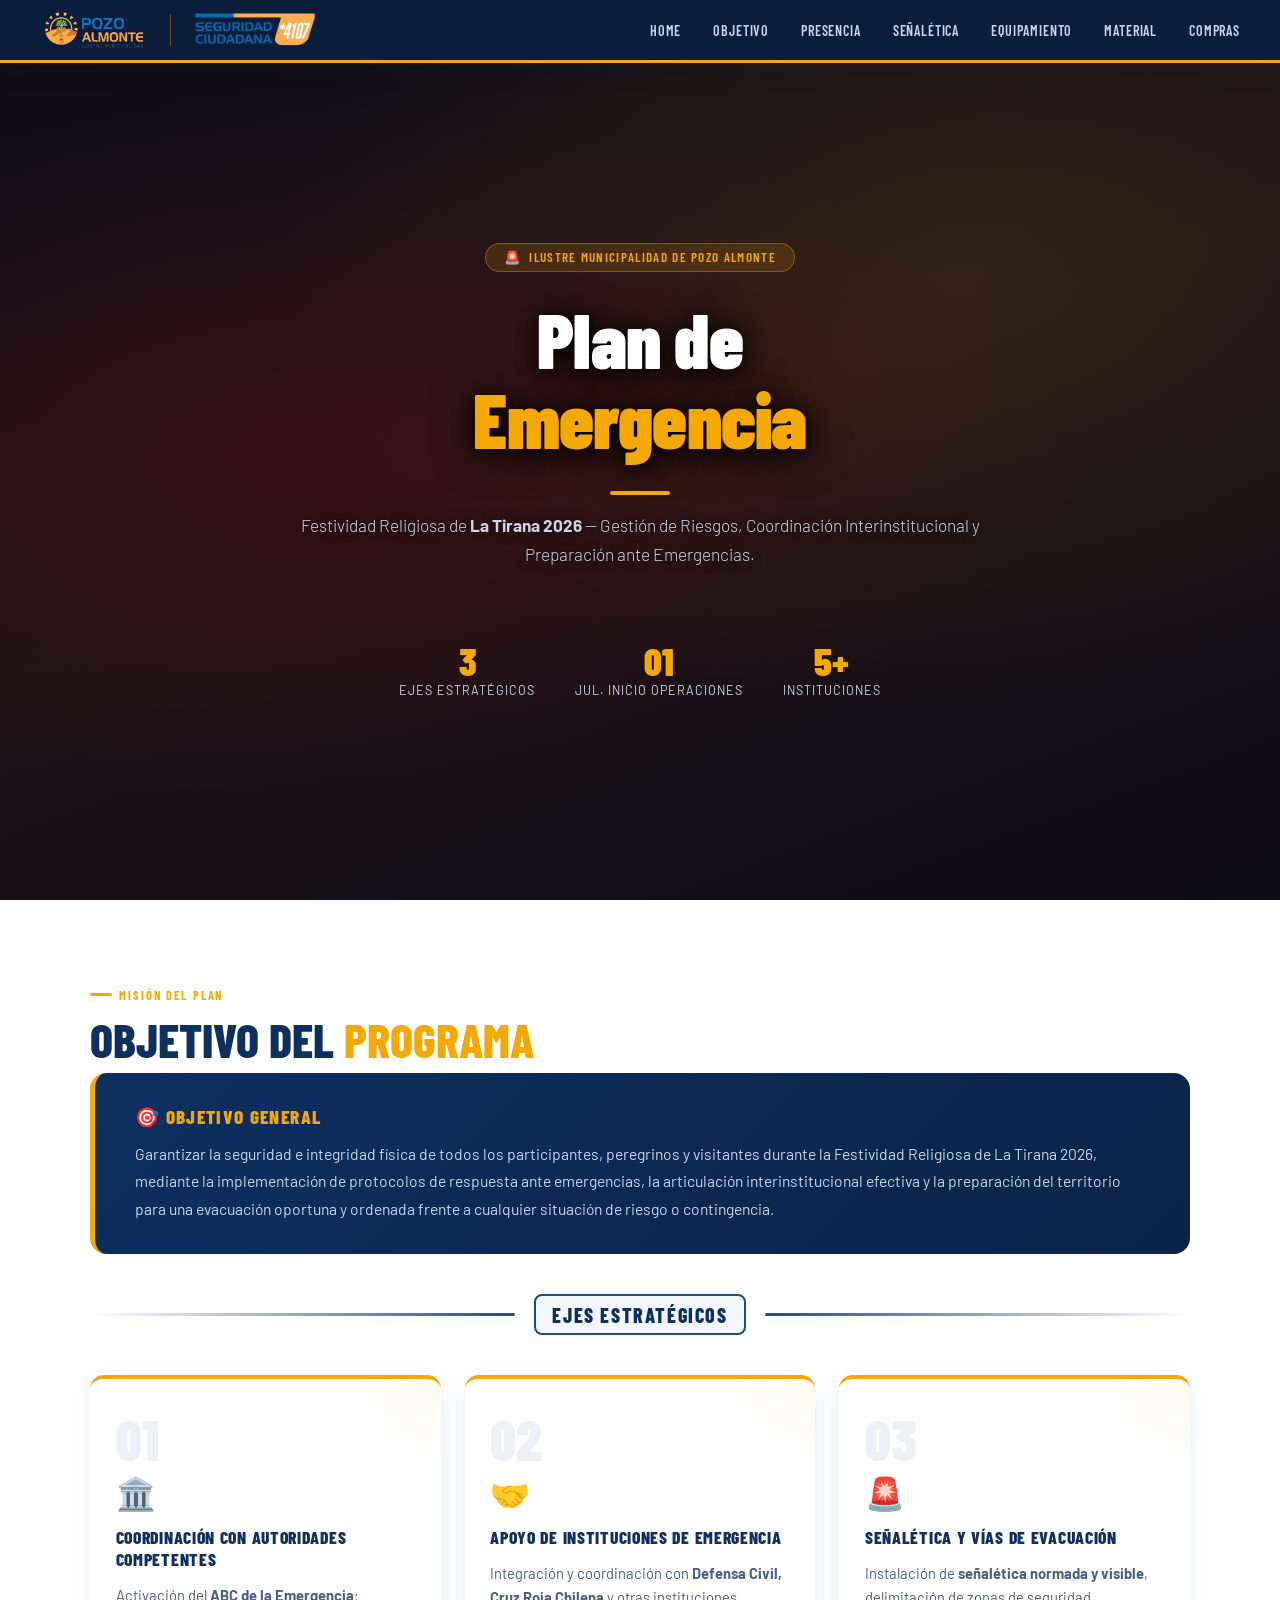
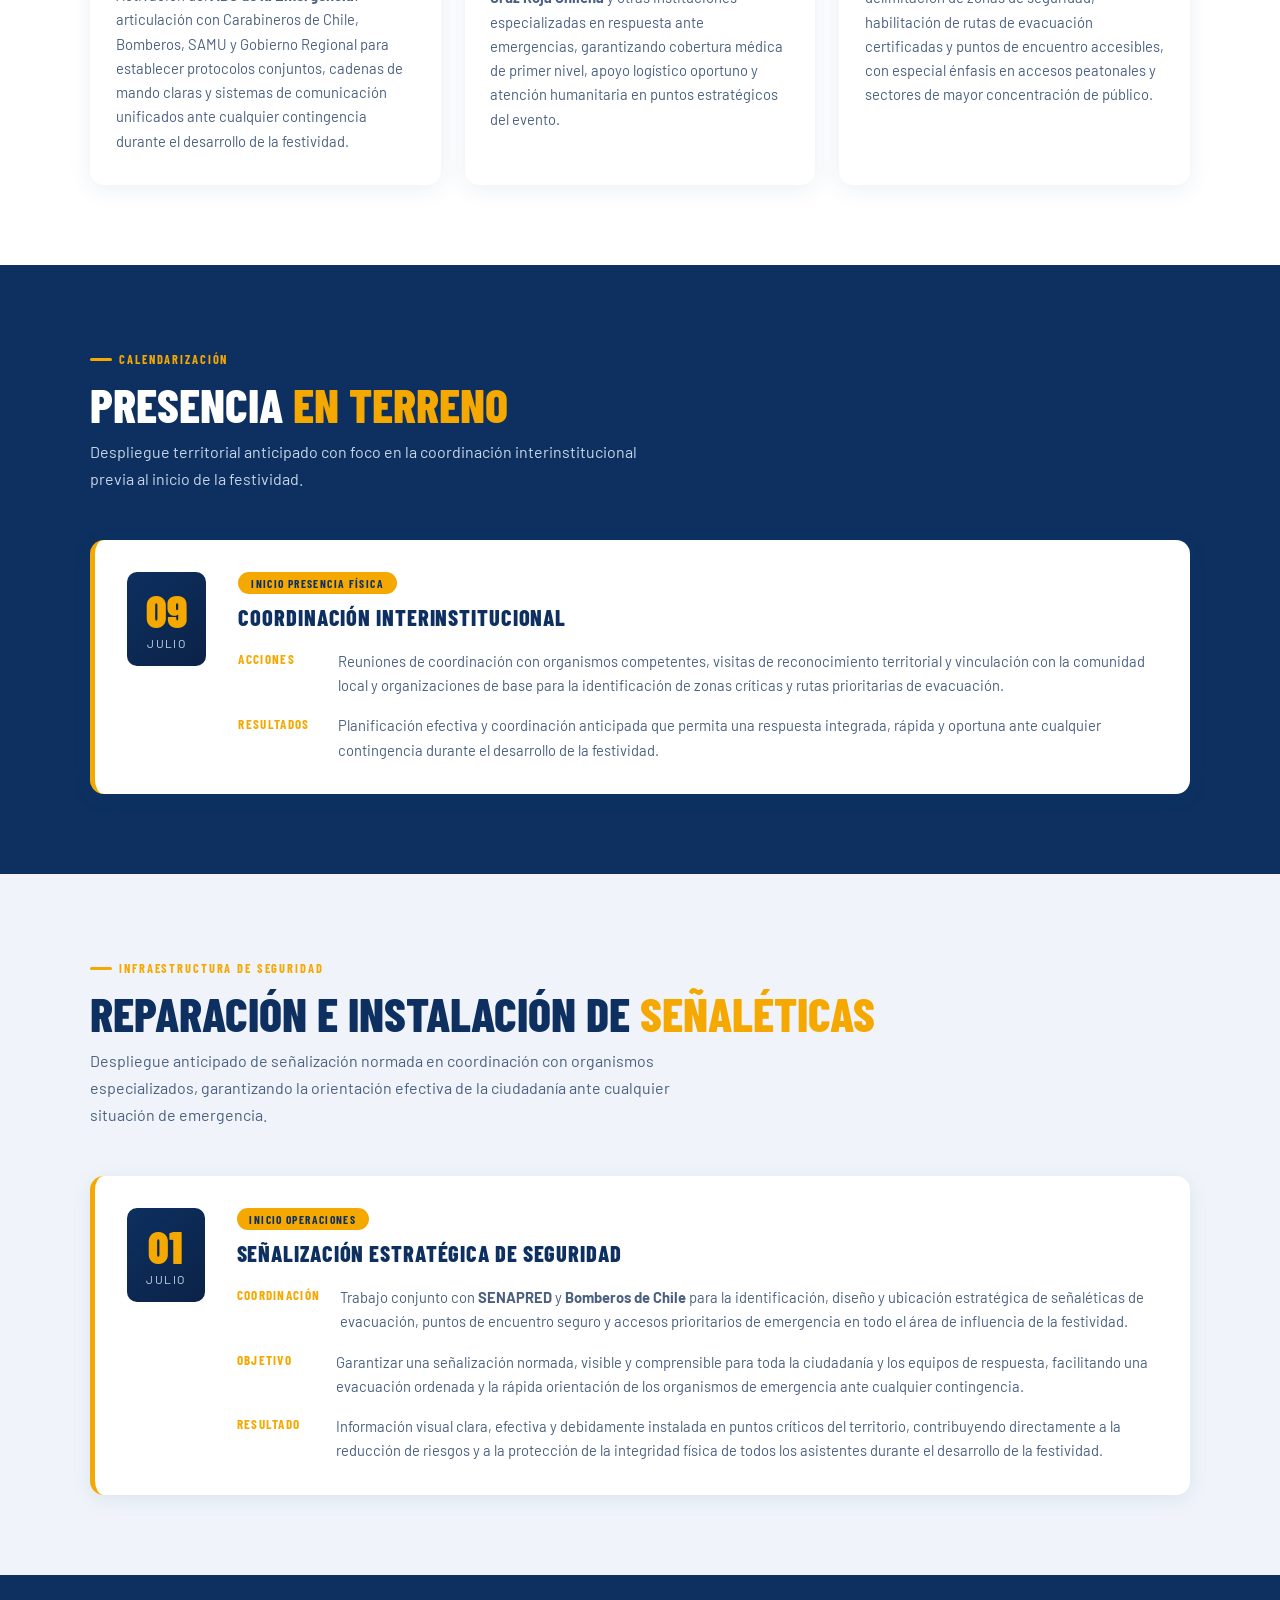
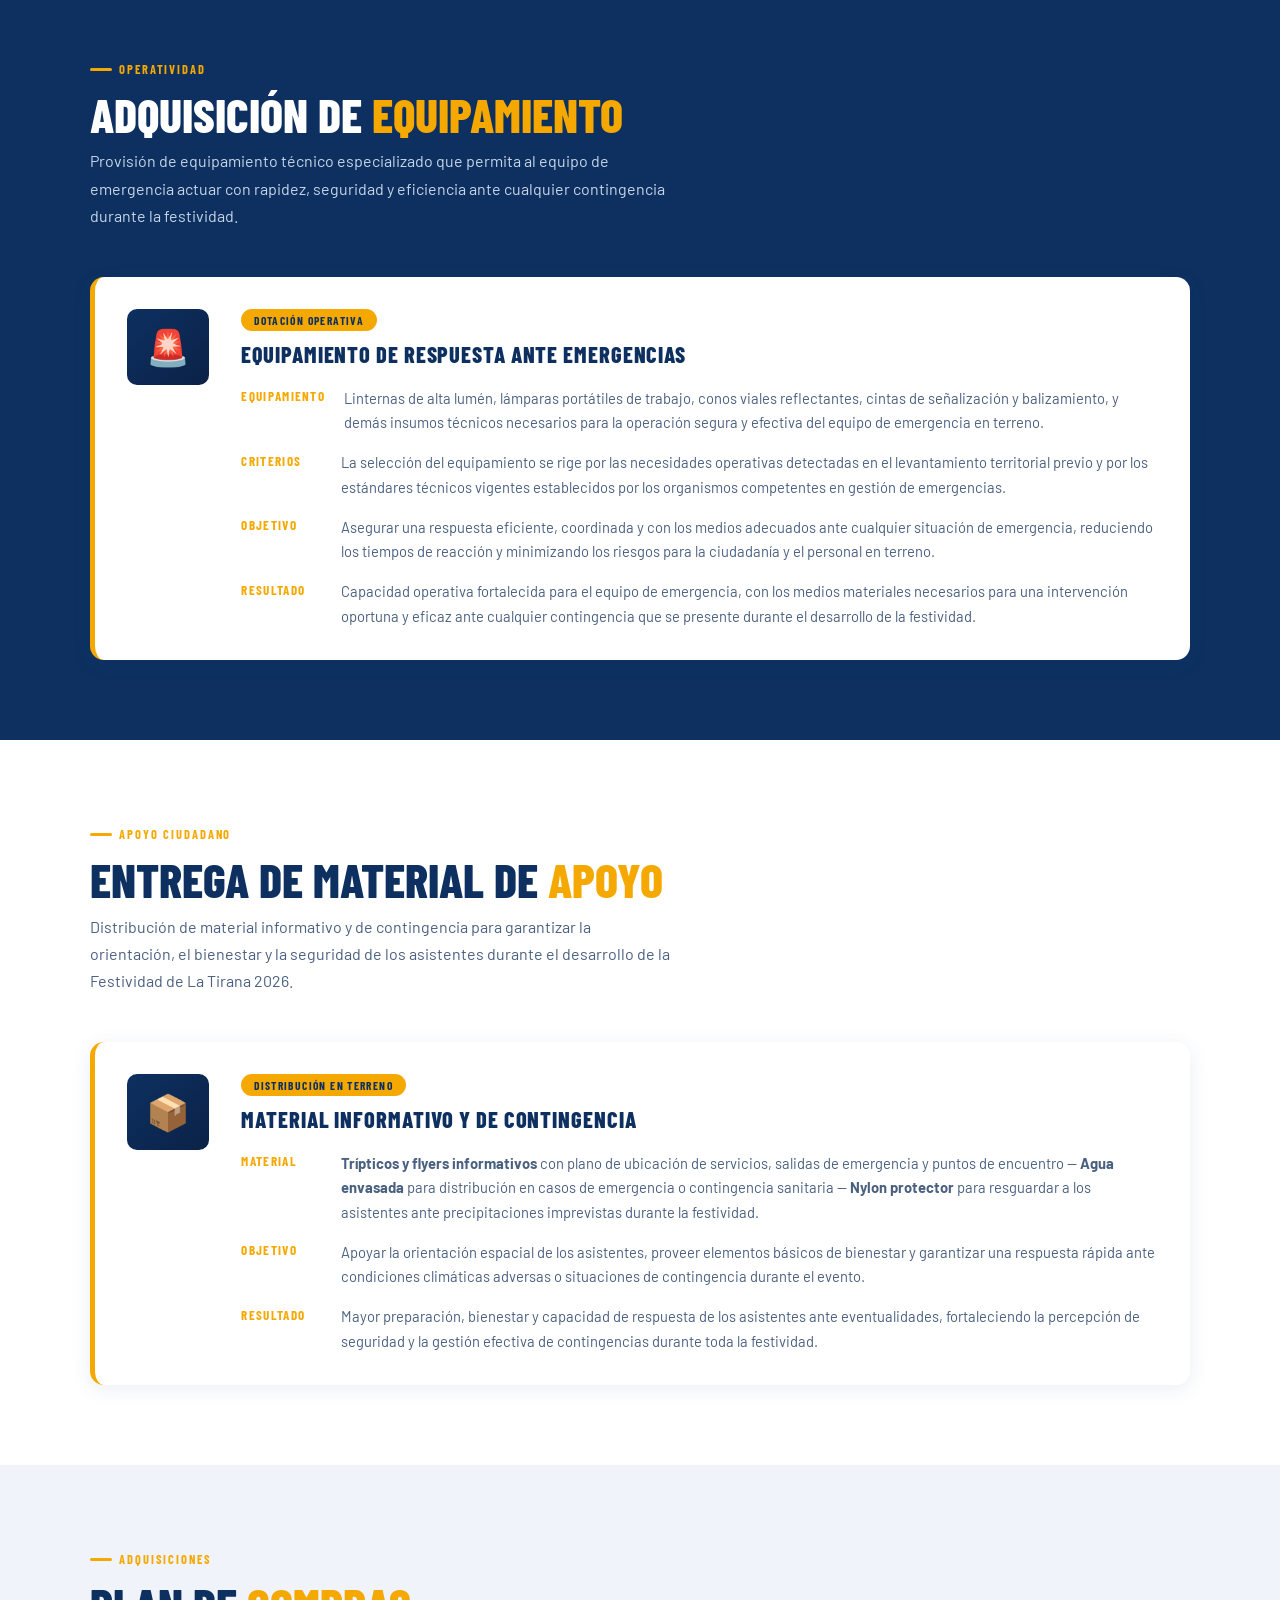
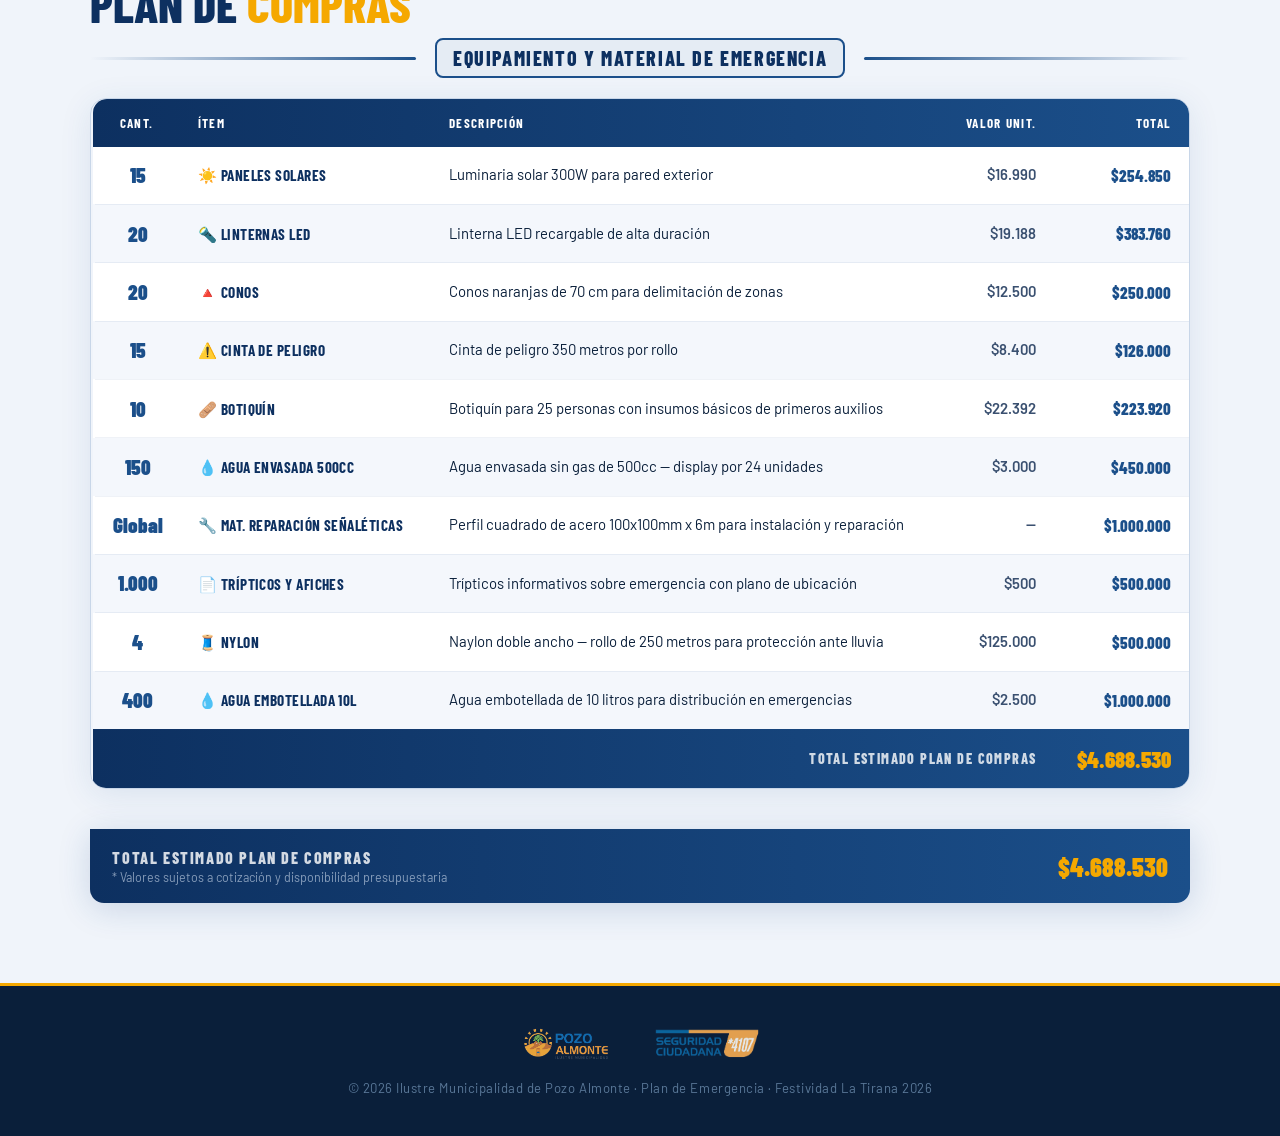
<file: PlanEmergencia.html>
﻿<!DOCTYPE html>
<html lang="es">
<head>
<meta charset="UTF-8">
<meta name="viewport" content="width=device-width, initial-scale=1.0">
<title>Plan de Emergencia &#8211; Festividad La Tirana 2026</title>
<link href="https://fonts.googleapis.com/css2?family=Barlow+Condensed:wght@400;600;700;800;900&family=Barlow:wght@300;400;500;600&display=swap" rel="stylesheet">
<link rel="stylesheet" href="assets/css/plan-emergencia.css">
</head>
<body>

<nav>
  <div class="nav-logos">
    <img src="[data-uri]" alt="Municipalidad Pozo Almonte">
    <div class="nav-sep"></div>
    <img src="[data-uri]" alt="Seguridad Ciudadana *4107">
  </div>
    <button class="nav-toggle" aria-label="Abrir menú">
    <span></span><span></span><span></span>
  </button>
  <ul class="nav-links">
    <li><a href="index.html">Home</a></li>
    <li><a href="#objetivo">Objetivo</a></li>
    <li><a href="#presencia">Presencia</a></li>
    <li><a href="#senaletica">Se&#241;al&#233;tica</a></li>
    <li><a href="#equipamiento">Equipamiento</a></li>
    <li><a href="#material">Material</a></li>
    <li><a href="#compras">Compras</a></li>
  </ul>
</nav>

<!-- HERO -->
<section class="hero">
  <div class="hero-badge"><span>&#x1F6A8;</span> Ilustre Municipalidad de Pozo Almonte</div>
  <h1>Plan de<em>Emergencia</em></h1>
  <div class="hero-divider"></div>
  <p class="hero-sub">Festividad Religiosa de <strong>La Tirana 2026</strong> &#8212; Gesti&#243;n de Riesgos, Coordinaci&#243;n Interinstitucional y Preparaci&#243;n ante Emergencias.</p>
  <div style="height:2rem"></div>
  <div class="hero-stats">
    <div class="hero-stat"><div class="num">3</div><div class="label">Ejes Estrat&#233;gicos</div></div>
    <div class="hero-stat"><div class="num">01</div><div class="label">Jul. Inicio Operaciones</div></div>
    <div class="hero-stat"><div class="num">5+</div><div class="label">Instituciones</div></div>
  </div>
</section>

<!-- OBJETIVO -->
<section id="objetivo">
  <div class="container">
    <div class="section-tag">Misi&#243;n del Plan</div>
    <h2 class="section-title">Objetivo del <span>Programa</span></h2>

    <div class="obj-general reveal">
      <h3>&#x1F3AF; Objetivo General</h3>
      <p>Garantizar la seguridad e integridad f&#237;sica de todos los participantes, peregrinos y visitantes durante la Festividad Religiosa de La Tirana 2026, mediante la implementaci&#243;n de protocolos de respuesta ante emergencias, la articulaci&#243;n interinstitucional efectiva y la preparaci&#243;n del territorio para una evacuaci&#243;n oportuna y ordenada frente a cualquier situaci&#243;n de riesgo o contingencia.</p>
    </div>

    <div class="compras-table-title reveal" style="margin-top:2.5rem"><div class="ctt-bar"></div><h3 class="ctt-heading">Ejes Estrat&#233;gicos</h3><div class="ctt-bar"></div></div>

    <div class="ejes-grid">

      <div class="eje-card reveal">
        <div class="eje-num">01</div>
        <div class="eje-icon">&#x1F3DB;&#xFE0F;</div>
        <h4>Coordinaci&#243;n con Autoridades Competentes</h4>
        <p>Activaci&#243;n del <strong>ABC de la Emergencia</strong>: articulaci&#243;n con Carabineros de Chile, Bomberos, SAMU y Gobierno Regional para establecer protocolos conjuntos, cadenas de mando claras y sistemas de comunicaci&#243;n unificados ante cualquier contingencia durante el desarrollo de la festividad.</p>
      </div>

      <div class="eje-card reveal">
        <div class="eje-num">02</div>
        <div class="eje-icon">&#x1F91D;</div>
        <h4>Apoyo de Instituciones de Emergencia</h4>
        <p>Integraci&#243;n y coordinaci&#243;n con <strong>Defensa Civil, Cruz Roja Chilena</strong> y otras instituciones especializadas en respuesta ante emergencias, garantizando cobertura m&#233;dica de primer nivel, apoyo log&#237;stico oportuno y atenci&#243;n humanitaria en puntos estrat&#233;gicos del evento.</p>
      </div>

      <div class="eje-card reveal">
        <div class="eje-num">03</div>
        <div class="eje-icon">&#x1F6A8;</div>
        <h4>Se&#241;al&#233;tica y V&#237;as de Evacuaci&#243;n</h4>
        <p>Instalaci&#243;n de <strong>se&#241;al&#233;tica normada y visible</strong>, delimitaci&#243;n de zonas de seguridad, habilitaci&#243;n de rutas de evacuaci&#243;n certificadas y puntos de encuentro accesibles, con especial &#233;nfasis en accesos peatonales y sectores de mayor concentraci&#243;n de p&#250;blico.</p>
      </div>

    </div>
  </div>
</section>

<!-- PRESENCIA FÍSICA -->
<section id="presencia">
  <div class="container">
    <div class="section-tag">Calendarizaci&#243;n</div>
    <h2 class="section-title">Presencia <span>en Terreno</span></h2>
    <p class="section-desc">Despliegue territorial anticipado con foco en la coordinaci&#243;n interinstitucional previa al inicio de la festividad.</p>

    <div class="presencia-timeline">
      <div class="presencia-card reveal">
        <div class="presencia-fecha">
          <div class="pf-dia">09</div>
          <div class="pf-mes">Julio</div>
        </div>
        <div class="presencia-info">
          <div class="presencia-badge">Inicio Presencia F&#237;sica</div>
          <h3>Coordinaci&#243;n Interinstitucional</h3>
          <div class="presencia-items">
            <div class="pi-row">
              <span class="pi-label">Acciones</span>
              <span class="pi-val">Reuniones de coordinaci&#243;n con organismos competentes, visitas de reconocimiento territorial y vinculaci&#243;n con la comunidad local y organizaciones de base para la identificaci&#243;n de zonas cr&#237;ticas y rutas prioritarias de evacuaci&#243;n.</span>
            </div>
            <div class="pi-row">
              <span class="pi-label">Resultados</span>
              <span class="pi-val">Planificaci&#243;n efectiva y coordinaci&#243;n anticipada que permita una respuesta integrada, r&#225;pida y oportuna ante cualquier contingencia durante el desarrollo de la festividad.</span>
            </div>
          </div>
        </div>
      </div>

    </div>

  </div>
</section>

<!-- SEÑALÉTICA -->
<section id="senaletica">
  <div class="container">
    <div class="section-tag">Infraestructura de Seguridad</div>
    <h2 class="section-title">Reparaci&#243;n e Instalaci&#243;n de <span>Se&#241;al&#233;ticas</span></h2>
    <p class="section-desc">Despliegue anticipado de se&#241;alizaci&#243;n normada en coordinaci&#243;n con organismos especializados, garantizando la orientaci&#243;n efectiva de la ciudadan&#237;a ante cualquier situaci&#243;n de emergencia.</p>

    <div class="presencia-timeline">
      <div class="presencia-card reveal">
        <div class="presencia-fecha">
          <div class="pf-dia">01</div>
          <div class="pf-mes">Julio</div>
        </div>
        <div class="presencia-info">
          <div class="presencia-badge">Inicio Operaciones</div>
          <h3>Se&#241;alizaci&#243;n Estrat&#233;gica de Seguridad</h3>
          <div class="presencia-items">
            <div class="pi-row">
              <span class="pi-label">Coordinaci&#243;n</span>
              <span class="pi-val">Trabajo conjunto con <strong>SENAPRED</strong> y <strong>Bomberos de Chile</strong> para la identificaci&#243;n, dise&#241;o y ubicaci&#243;n estrat&#233;gica de se&#241;al&#233;ticas de evacuaci&#243;n, puntos de encuentro seguro y accesos prioritarios de emergencia en todo el &#225;rea de influencia de la festividad.</span>
            </div>
            <div class="pi-row">
              <span class="pi-label">Objetivo</span>
              <span class="pi-val">Garantizar una se&#241;alizaci&#243;n normada, visible y comprensible para toda la ciudadan&#237;a y los equipos de respuesta, facilitando una evacuaci&#243;n ordenada y la r&#225;pida orientaci&#243;n de los organismos de emergencia ante cualquier contingencia.</span>
            </div>
            <div class="pi-row">
              <span class="pi-label">Resultado</span>
              <span class="pi-val">Informaci&#243;n visual clara, efectiva y debidamente instalada en puntos cr&#237;ticos del territorio, contribuyendo directamente a la reducci&#243;n de riesgos y a la protecci&#243;n de la integridad f&#237;sica de todos los asistentes durante el desarrollo de la festividad.</span>
            </div>
          </div>
        </div>
      </div>
    </div>

  </div>
</section>

<!-- EQUIPAMIENTO -->
<section id="equipamiento">
  <div class="container">
    <div class="section-tag">Operatividad</div>
    <h2 class="section-title">Adquisici&#243;n de <span>Equipamiento</span></h2>
    <p class="section-desc">Provisi&#243;n de equipamiento t&#233;cnico especializado que permita al equipo de emergencia actuar con rapidez, seguridad y eficiencia ante cualquier contingencia durante la festividad.</p>

    <div class="presencia-timeline">
      <div class="presencia-card reveal">
        <div class="presencia-fecha" style="font-size:2.2rem; min-width:72px;">
          &#x1F6A8;
        </div>
        <div class="presencia-info">
          <div class="presencia-badge">Dotaci&#243;n Operativa</div>
          <h3>Equipamiento de Respuesta ante Emergencias</h3>
          <div class="presencia-items">
            <div class="pi-row">
              <span class="pi-label">Equipamiento</span>
              <span class="pi-val">Linternas de alta lum&#233;n, l&#225;mparas port&#225;tiles de trabajo, conos viales reflectantes, cintas de se&#241;alizaci&#243;n y balizamiento, y dem&#225;s insumos t&#233;cnicos necesarios para la operaci&#243;n segura y efectiva del equipo de emergencia en terreno.</span>
            </div>
            <div class="pi-row">
              <span class="pi-label">Criterios</span>
              <span class="pi-val">La selecci&#243;n del equipamiento se rige por las necesidades operativas detectadas en el levantamiento territorial previo y por los est&#225;ndares t&#233;cnicos vigentes establecidos por los organismos competentes en gesti&#243;n de emergencias.</span>
            </div>
            <div class="pi-row">
              <span class="pi-label">Objetivo</span>
              <span class="pi-val">Asegurar una respuesta eficiente, coordinada y con los medios adecuados ante cualquier situaci&#243;n de emergencia, reduciendo los tiempos de reacci&#243;n y minimizando los riesgos para la ciudadan&#237;a y el personal en terreno.</span>
            </div>
            <div class="pi-row">
              <span class="pi-label">Resultado</span>
              <span class="pi-val">Capacidad operativa fortalecida para el equipo de emergencia, con los medios materiales necesarios para una intervenci&#243;n oportuna y eficaz ante cualquier contingencia que se presente durante el desarrollo de la festividad.</span>
            </div>
          </div>
        </div>
      </div>
    </div>

  </div>
</section>

<!-- MATERIAL DE APOYO -->
<section id="material">
  <div class="container">
    <div class="section-tag">Apoyo Ciudadano</div>
    <h2 class="section-title">Entrega de Material de <span>Apoyo</span></h2>
    <p class="section-desc">Distribuci&#243;n de material informativo y de contingencia para garantizar la orientaci&#243;n, el bienestar y la seguridad de los asistentes durante el desarrollo de la Festividad de La Tirana 2026.</p>

    <div class="presencia-timeline">
      <div class="presencia-card reveal">
        <div class="presencia-fecha" style="font-size:2.2rem; min-width:72px;">
          &#x1F4E6;
        </div>
        <div class="presencia-info">
          <div class="presencia-badge">Distribuci&#243;n en Terreno</div>
          <h3>Material Informativo y de Contingencia</h3>
          <div class="presencia-items">
            <div class="pi-row">
              <span class="pi-label">Material</span>
              <span class="pi-val">
                <strong>Tr&#237;pticos y flyers informativos</strong> con plano de ubicaci&#243;n de servicios, salidas de emergencia y puntos de encuentro &mdash;
                <strong>Agua envasada</strong> para distribuci&#243;n en casos de emergencia o contingencia sanitaria &mdash;
                <strong>Nylon protector</strong> para resguardar a los asistentes ante precipitaciones imprevistas durante la festividad.
              </span>
            </div>
            <div class="pi-row">
              <span class="pi-label">Objetivo</span>
              <span class="pi-val">Apoyar la orientaci&#243;n espacial de los asistentes, proveer elementos b&#225;sicos de bienestar y garantizar una respuesta r&#225;pida ante condiciones clim&#225;ticas adversas o situaciones de contingencia durante el evento.</span>
            </div>
            <div class="pi-row">
              <span class="pi-label">Resultado</span>
              <span class="pi-val">Mayor preparaci&#243;n, bienestar y capacidad de respuesta de los asistentes ante eventualidades, fortaleciendo la percepci&#243;n de seguridad y la gesti&#243;n efectiva de contingencias durante toda la festividad.</span>
            </div>
          </div>
        </div>
      </div>
    </div>

  </div>
</section>

<!-- PLAN DE COMPRAS -->
<section id="compras">
  <div class="container">
    <div class="section-tag">Adquisiciones</div>
    <h2 class="section-title">Plan de <span>Compras</span></h2>

    <div class="compras-table-title reveal"><div class="ctt-bar"></div><h3 class="ctt-heading">Equipamiento y Material de Emergencia</h3><div class="ctt-bar"></div></div>
    <div class="compras-table-wrap reveal">
      <table class="compras-table">
        <thead>
          <tr>
            <th>Cant.</th>
            <th>&#205;tem</th>
            <th>Descripci&#243;n</th>
            <th>Valor Unit.</th>
            <th>Total</th>
          </tr>
        </thead>
        <tbody>
          <tr><td class="td-cant">15</td><td class="td-item">&#x2600;&#xFE0F; Paneles Solares</td><td>Luminaria solar 300W para pared exterior</td><td class="td-val">$16.990</td><td class="td-total">$254.850</td></tr>
          <tr><td class="td-cant">20</td><td class="td-item">&#x1F526; Linternas LED</td><td>Linterna LED recargable de alta duraci&#243;n</td><td class="td-val">$19.188</td><td class="td-total">$383.760</td></tr>
          <tr><td class="td-cant">20</td><td class="td-item">&#x1F53A; Conos</td><td>Conos naranjas de 70 cm para delimitaci&#243;n de zonas</td><td class="td-val">$12.500</td><td class="td-total">$250.000</td></tr>
          <tr><td class="td-cant">15</td><td class="td-item">&#x26A0;&#xFE0F; Cinta de Peligro</td><td>Cinta de peligro 350 metros por rollo</td><td class="td-val">$8.400</td><td class="td-total">$126.000</td></tr>
          <tr><td class="td-cant">10</td><td class="td-item">&#x1FA79; Botiqu&#237;n</td><td>Botiqu&#237;n para 25 personas con insumos b&#225;sicos de primeros auxilios</td><td class="td-val">$22.392</td><td class="td-total">$223.920</td></tr>
          <tr><td class="td-cant">150</td><td class="td-item">&#x1F4A7; Agua Envasada 500cc</td><td>Agua envasada sin gas de 500cc — display por 24 unidades</td><td class="td-val">$3.000</td><td class="td-total">$450.000</td></tr>
          <tr><td class="td-cant">Global</td><td class="td-item">&#x1F527; Mat. Reparaci&#243;n Se&#241;al&#233;ticas</td><td>Perfil cuadrado de acero 100x100mm x 6m para instalaci&#243;n y reparaci&#243;n</td><td class="td-val">&#8212;</td><td class="td-total">$1.000.000</td></tr>
          <tr><td class="td-cant">1.000</td><td class="td-item">&#x1F4C4; Tr&#237;pticos y Afiches</td><td>Tr&#237;pticos informativos sobre emergencia con plano de ubicaci&#243;n</td><td class="td-val">$500</td><td class="td-total">$500.000</td></tr>
          <tr><td class="td-cant">4</td><td class="td-item">&#x1F9F5; Nylon</td><td>Naylon doble ancho — rollo de 250 metros para protecci&#243;n ante lluvia</td><td class="td-val">$125.000</td><td class="td-total">$500.000</td></tr>
          <tr><td class="td-cant">400</td><td class="td-item">&#x1F4A7; Agua Embotellada 10L</td><td>Agua embotellada de 10 litros para distribuci&#243;n en emergencias</td><td class="td-val">$2.500</td><td class="td-total">$1.000.000</td></tr>
        </tbody>
        <tfoot><tr><td colspan="4" class="td-total-label">Total Estimado Plan de Compras</td><td class="td-total-sum">$4.688.530</td></tr></tfoot>
      </table>
    </div>

    <div class="compras-total-bar reveal">
      <div>
        <div class="total-label">Total Estimado Plan de Compras</div>
        <div class="total-nota">* Valores sujetos a cotizaci&#243;n y disponibilidad presupuestaria</div>
      </div>
      <div class="total-val">$4.688.530</div>
    </div>

  </div>
</section>

<footer>
  <div style="display:flex;justify-content:center;align-items:center;flex-wrap:wrap;gap:1rem;">
    <img src="[data-uri]" alt="Municipalidad Pozo Almonte">
    <img src="[data-uri]" alt="Seguridad Ciudadana">
  </div>
  <p class="footer-copy">&#169; 2026 Ilustre Municipalidad de Pozo Almonte &#183; Plan de Emergencia &#183; Festividad La Tirana 2026</p>
</footer>

<script src="assets/js/plan-emergencia.js"></script>
</body>
</html>
</file>
